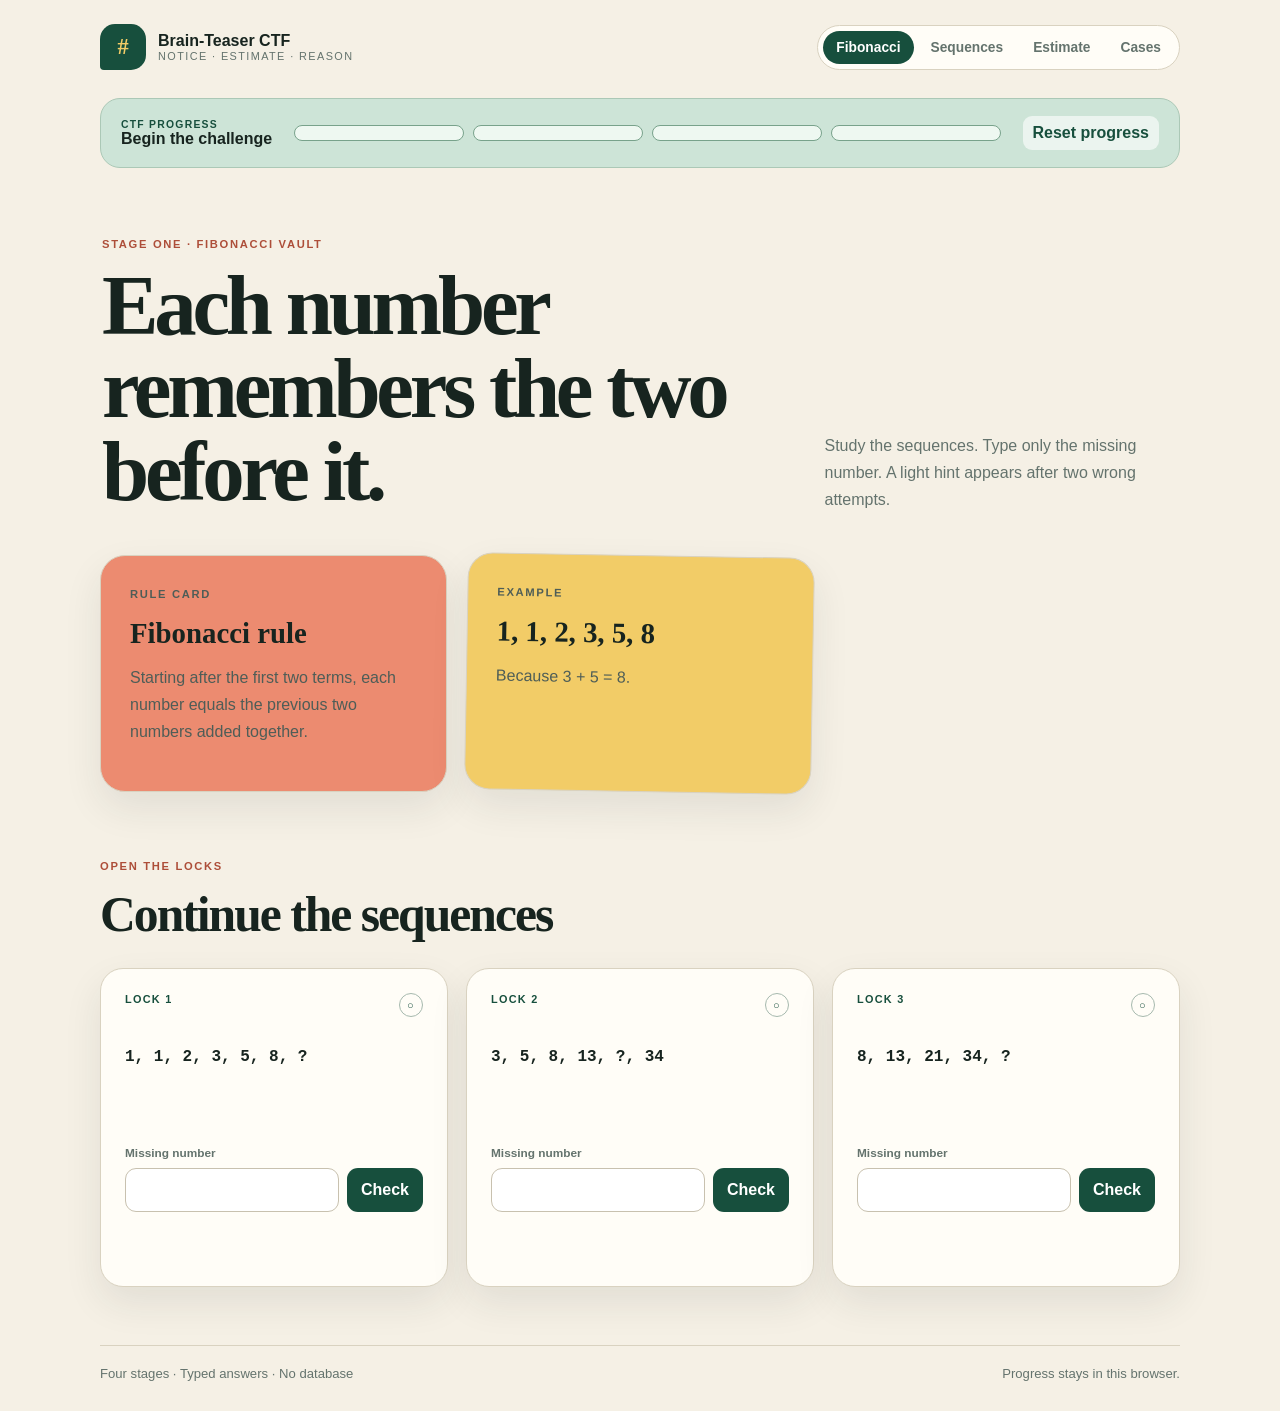
<file: index.html>
<!doctype html><html lang="en"><head><meta charset="utf-8"><meta name="viewport" content="width=device-width,initial-scale=1"><title>Fibonacci Vault | Brain-Teaser CTF</title><link rel="stylesheet" href="styles.css"><script src="script.js" defer></script></head><body data-stage="fibonacci"><div class="site-shell">
<header><a class="brand" href="index.html"><span class="brand-mark">#</span><span><strong>Brain-Teaser CTF</strong><small>Notice · Estimate · Reason</small></span></a><nav><a class="active" href="index.html">Fibonacci</a><a href="hunt-two.html">Sequences</a><a href="logic.html">Estimate</a><a href="case-file.html">Cases</a></nav></header>
<section class="status"><div><small>CTF progress</small><strong class="status-text">Begin</strong></div><div class="stage-dots"></div><button class="reset-button" type="button">Reset progress</button></section><main>
<section class="intro"><div><p class="eyebrow">Stage one · Fibonacci vault</p><h1>Each number remembers the two before it.</h1></div><p>Study the sequences. Type only the missing number. A light hint appears after two wrong attempts.</p></section>
<section class="evidence-grid"><article class="evidence coral"><p class="label">Rule card</p><h2>Fibonacci rule</h2><p>Starting after the first two terms, each number equals the previous two numbers added together.</p></article><article class="evidence yellow"><p class="label">Example</p><h2>1, 1, 2, 3, 5, 8</h2><p>Because 3 + 5 = 8.</p></article></section>
<section class="questions"><div class="section-heading"><div><p class="eyebrow">Open the locks</p><h2>Continue the sequences</h2></div></div><div class="answer-grid">
<form class="answer-card" data-question="fib-next"><p class="question-label">Lock 1 <span>○</span></p><h3>1, 1, 2, 3, 5, 8, ?</h3><label for="a1">Missing number</label><div class="answer-row"><input id="a1" inputmode="numeric"><button>Check</button></div><p class="feedback"></p></form>
<form class="answer-card" data-question="fib-missing"><p class="question-label">Lock 2 <span>○</span></p><h3>3, 5, 8, 13, ?, 34</h3><label for="a2">Missing number</label><div class="answer-row"><input id="a2" inputmode="numeric"><button>Check</button></div><p class="feedback"></p></form>
<form class="answer-card" data-question="fib-later"><p class="question-label">Lock 3 <span>○</span></p><h3>8, 13, 21, 34, ?</h3><label for="a3">Missing number</label><div class="answer-row"><input id="a3" inputmode="numeric"><button>Check</button></div><p class="feedback"></p></form></div></section>
<section class="stage-clear" hidden><strong>Stage cleared.</strong><span>The Fibonacci vault is open.</span><a href="hunt-two.html">Continue →</a></section></main><footer><span>Four stages · Typed answers · No database</span><span>Progress stays in this browser.</span></footer></div></body></html>
</file>
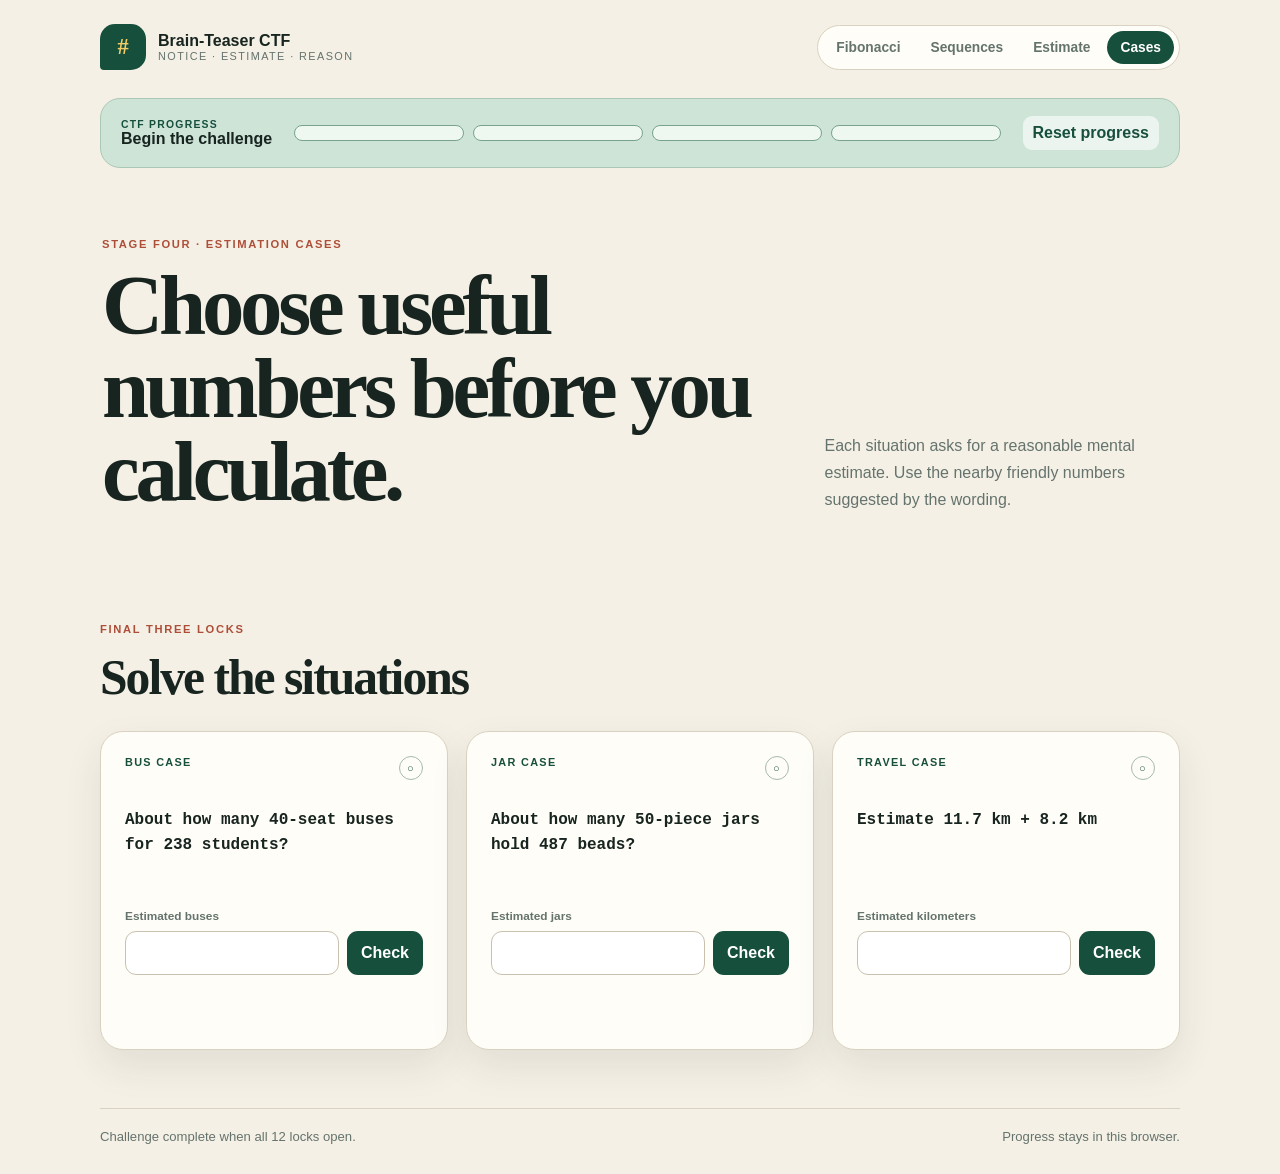
<file: case-file.html>
<!doctype html><html lang="en"><head><meta charset="utf-8"><meta name="viewport" content="width=device-width,initial-scale=1"><title>Estimate Cases | Brain-Teaser CTF</title><link rel="stylesheet" href="styles.css"><script src="script.js" defer></script></head><body data-stage="case-file"><div class="site-shell"><header><a class="brand" href="index.html"><span class="brand-mark">#</span><span><strong>Brain-Teaser CTF</strong><small>Notice · Estimate · Reason</small></span></a><nav><a href="index.html">Fibonacci</a><a href="hunt-two.html">Sequences</a><a href="logic.html">Estimate</a><a class="active" href="case-file.html">Cases</a></nav></header><section class="status"><div><small>CTF progress</small><strong class="status-text">Keep thinking</strong></div><div class="stage-dots"></div><button class="reset-button">Reset progress</button></section><main><section class="intro"><div><p class="eyebrow">Stage four · Estimation cases</p><h1>Choose useful numbers before you calculate.</h1></div><p>Each situation asks for a reasonable mental estimate. Use the nearby friendly numbers suggested by the wording.</p></section><section class="questions"><div class="section-heading"><div><p class="eyebrow">Final three locks</p><h2>Solve the situations</h2></div></div><div class="answer-grid">
<form class="answer-card" data-question="case-bus"><p class="question-label">Bus case <span>○</span></p><h3>About how many 40-seat buses for 238 students?</h3><label for="d1">Estimated buses</label><div class="answer-row"><input id="d1" inputmode="numeric"><button>Check</button></div><p class="feedback"></p></form>
<form class="answer-card" data-question="case-jars"><p class="question-label">Jar case <span>○</span></p><h3>About how many 50-piece jars hold 487 beads?</h3><label for="d2">Estimated jars</label><div class="answer-row"><input id="d2" inputmode="numeric"><button>Check</button></div><p class="feedback"></p></form>
<form class="answer-card" data-question="case-distance"><p class="question-label">Travel case <span>○</span></p><h3>Estimate 11.7 km + 8.2 km</h3><label for="d3">Estimated kilometers</label><div class="answer-row"><input id="d3" inputmode="numeric"><button>Check</button></div><p class="feedback"></p></form></div></section><section class="stage-clear" hidden><strong>All stages cleared.</strong><span>You combined patterns with smart estimation.</span></section><section class="final-flag" hidden><p class="eyebrow">Final flag</p><h2>BRAIN{FIBONACCI_ESTIMATE}</h2></section></main><footer><span>Challenge complete when all 12 locks open.</span><span>Progress stays in this browser.</span></footer></div></body></html>
</file>
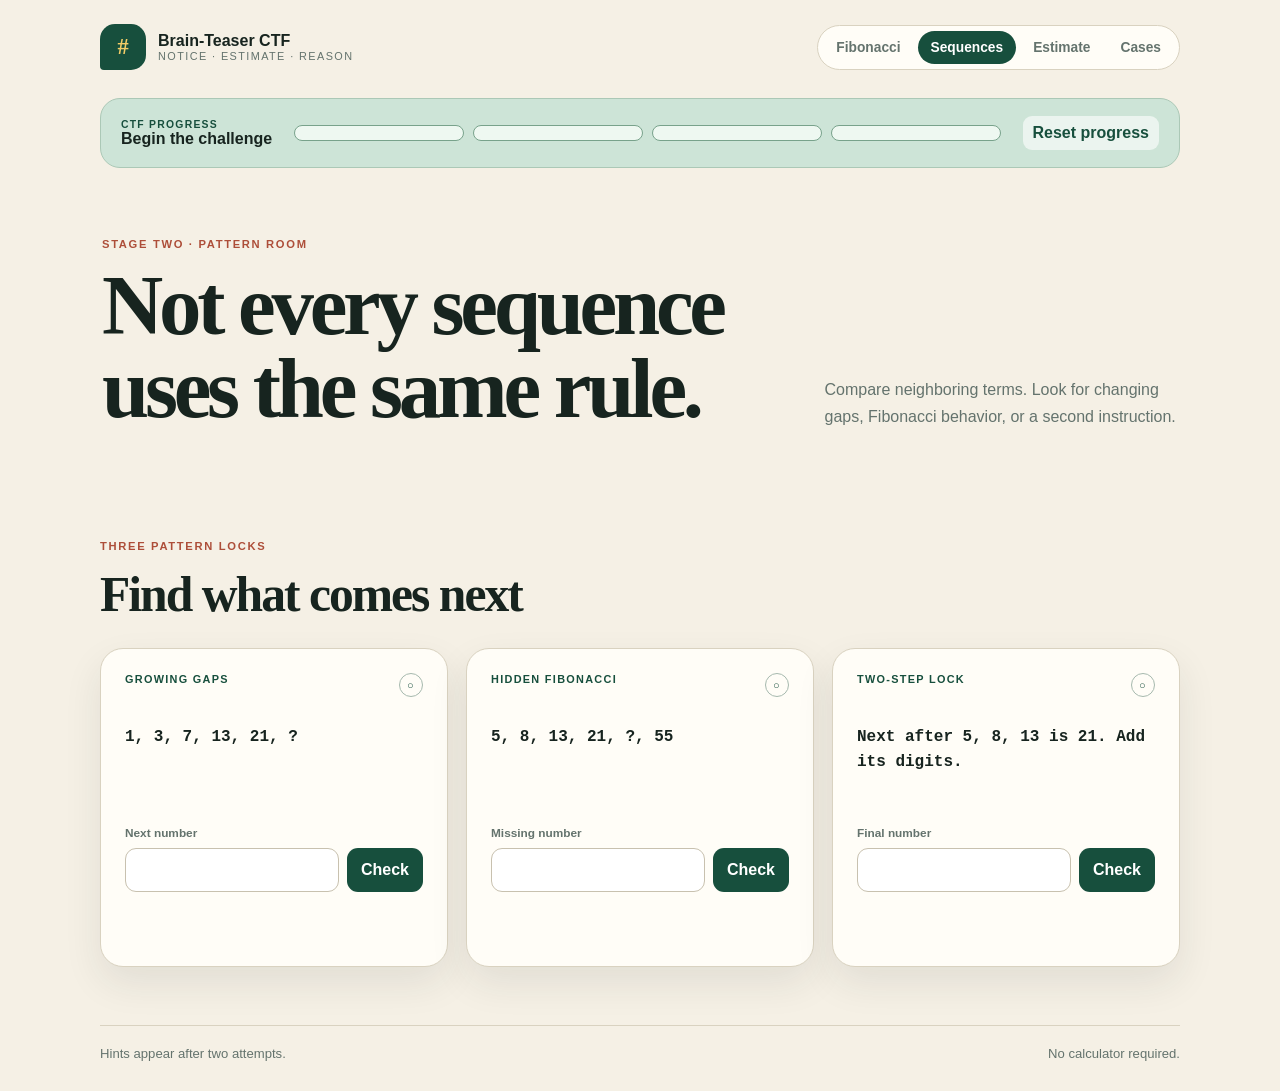
<file: hunt-two.html>
<!doctype html><html lang="en"><head><meta charset="utf-8"><meta name="viewport" content="width=device-width,initial-scale=1"><title>Sequence Room | Brain-Teaser CTF</title><link rel="stylesheet" href="styles.css"><script src="script.js" defer></script></head><body data-stage="sequence"><div class="site-shell"><header><a class="brand" href="index.html"><span class="brand-mark">#</span><span><strong>Brain-Teaser CTF</strong><small>Notice · Estimate · Reason</small></span></a><nav><a href="index.html">Fibonacci</a><a class="active" href="hunt-two.html">Sequences</a><a href="logic.html">Estimate</a><a href="case-file.html">Cases</a></nav></header><section class="status"><div><small>CTF progress</small><strong class="status-text">Keep thinking</strong></div><div class="stage-dots"></div><button class="reset-button">Reset progress</button></section><main><section class="intro"><div><p class="eyebrow">Stage two · Pattern room</p><h1>Not every sequence uses the same rule.</h1></div><p>Compare neighboring terms. Look for changing gaps, Fibonacci behavior, or a second instruction.</p></section><section class="questions"><div class="section-heading"><div><p class="eyebrow">Three pattern locks</p><h2>Find what comes next</h2></div></div><div class="answer-grid">
<form class="answer-card" data-question="seq-next"><p class="question-label">Growing gaps <span>○</span></p><h3>1, 3, 7, 13, 21, ?</h3><label for="b1">Next number</label><div class="answer-row"><input id="b1" inputmode="numeric"><button>Check</button></div><p class="feedback"></p></form>
<form class="answer-card" data-question="seq-fib"><p class="question-label">Hidden Fibonacci <span>○</span></p><h3>5, 8, 13, 21, ?, 55</h3><label for="b2">Missing number</label><div class="answer-row"><input id="b2" inputmode="numeric"><button>Check</button></div><p class="feedback"></p></form>
<form class="answer-card" data-question="seq-sum"><p class="question-label">Two-step lock <span>○</span></p><h3>Next after 5, 8, 13 is 21. Add its digits.</h3><label for="b3">Final number</label><div class="answer-row"><input id="b3" inputmode="numeric"><button>Check</button></div><p class="feedback"></p></form></div></section><section class="stage-clear" hidden><strong>Stage cleared.</strong><span>You spotted the changing rules.</span><a href="logic.html">Continue →</a></section></main><footer><span>Hints appear after two attempts.</span><span>No calculator required.</span></footer></div></body></html>
</file>
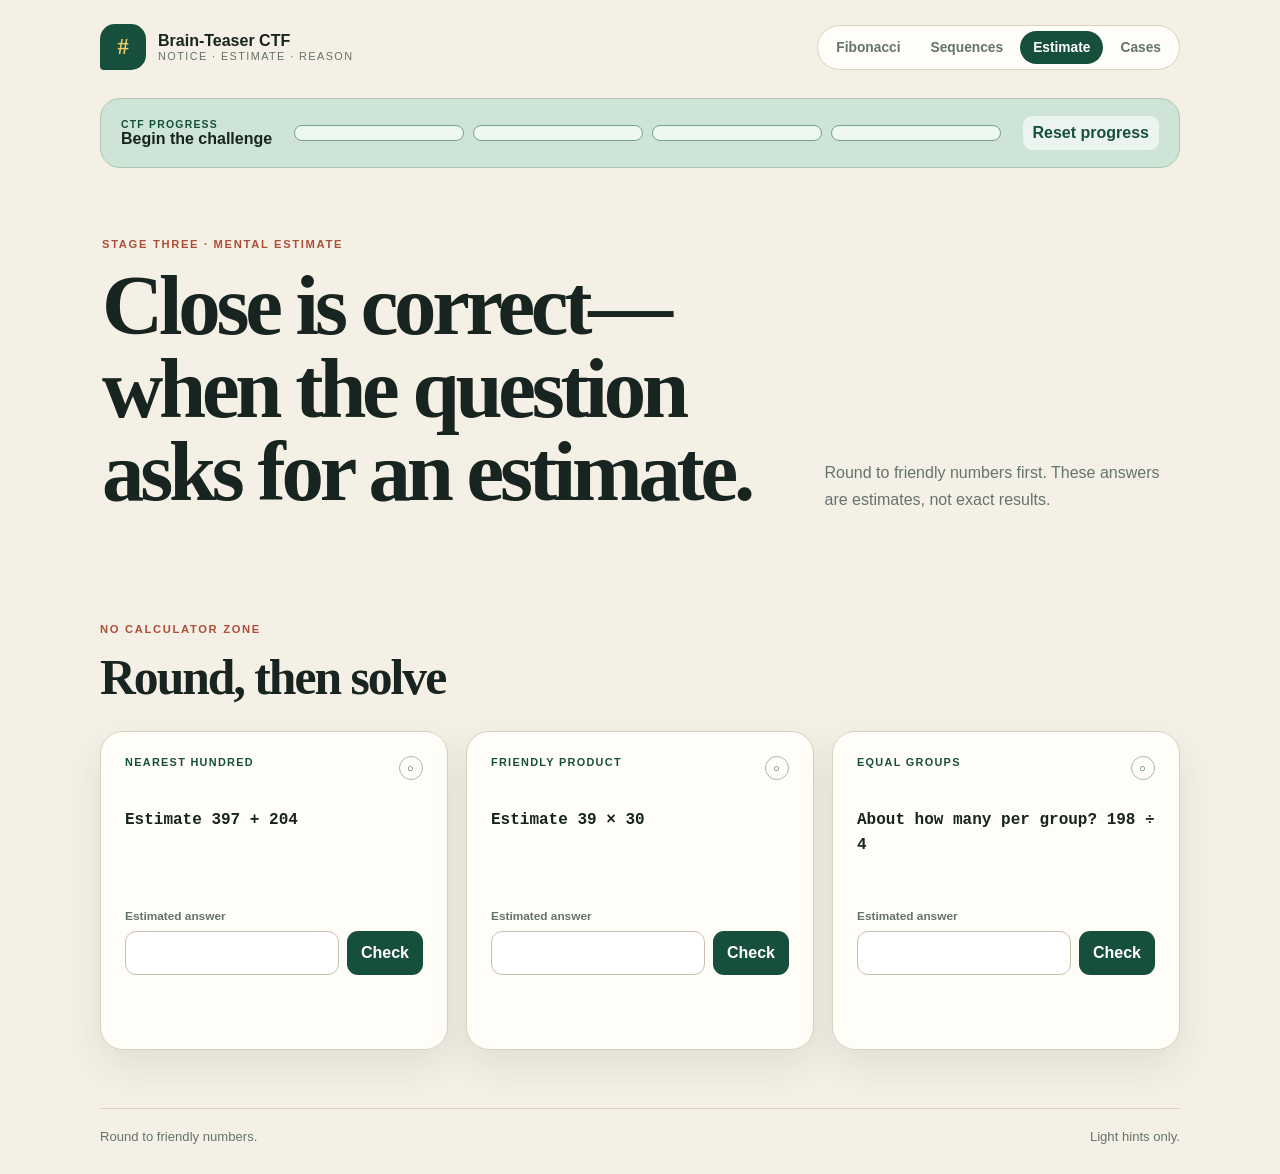
<file: logic.html>
<!doctype html><html lang="en"><head><meta charset="utf-8"><meta name="viewport" content="width=device-width,initial-scale=1"><title>Estimation Lab | Brain-Teaser CTF</title><link rel="stylesheet" href="styles.css"><script src="script.js" defer></script></head><body data-stage="estimate"><div class="site-shell"><header><a class="brand" href="index.html"><span class="brand-mark">#</span><span><strong>Brain-Teaser CTF</strong><small>Notice · Estimate · Reason</small></span></a><nav><a href="index.html">Fibonacci</a><a href="hunt-two.html">Sequences</a><a class="active" href="logic.html">Estimate</a><a href="case-file.html">Cases</a></nav></header><section class="status"><div><small>CTF progress</small><strong class="status-text">Keep thinking</strong></div><div class="stage-dots"></div><button class="reset-button">Reset progress</button></section><main><section class="intro"><div><p class="eyebrow">Stage three · Mental estimate</p><h1>Close is correct—when the question asks for an estimate.</h1></div><p>Round to friendly numbers first. These answers are estimates, not exact results.</p></section><section class="questions"><div class="section-heading"><div><p class="eyebrow">No calculator zone</p><h2>Round, then solve</h2></div></div><div class="answer-grid">
<form class="answer-card" data-question="est-round"><p class="question-label">Nearest hundred <span>○</span></p><h3>Estimate 397 + 204</h3><label for="c1">Estimated answer</label><div class="answer-row"><input id="c1" inputmode="numeric"><button>Check</button></div><p class="feedback"></p></form>
<form class="answer-card" data-question="est-product"><p class="question-label">Friendly product <span>○</span></p><h3>Estimate 39 × 30</h3><label for="c2">Estimated answer</label><div class="answer-row"><input id="c2" inputmode="numeric"><button>Check</button></div><p class="feedback"></p></form>
<form class="answer-card" data-question="est-people"><p class="question-label">Equal groups <span>○</span></p><h3>About how many per group? 198 ÷ 4</h3><label for="c3">Estimated answer</label><div class="answer-row"><input id="c3" inputmode="numeric"><button>Check</button></div><p class="feedback"></p></form></div></section><section class="stage-clear" hidden><strong>Stage cleared.</strong><span>Your mental estimates are ready.</span><a href="case-file.html">Continue →</a></section></main><footer><span>Round to friendly numbers.</span><span>Light hints only.</span></footer></div></body></html>
</file>
<file: styles.css>
:root { --ink:#17241f; --muted:#64736d; --paper:#f5f0e5; --cream:#fffdf7; --green:#174f3d; --mint:#cde4d7; --coral:#ec8b70; --yellow:#f2cc67; --blue:#dbe7ed; --line:#d9d2c0; }
* { box-sizing:border-box; }
body { margin:0; color:var(--ink); background:var(--paper); font-family:Arial,Helvetica,sans-serif; }
a { color:inherit; }
button,input { font:inherit; }
.site-shell { width:min(1080px,calc(100% - 32px)); min-height:100vh; margin:auto; padding:24px 0 30px; }
header,.brand,.status,footer { display:flex; align-items:center; }
header { justify-content:space-between; gap:24px; }
.brand { gap:12px; text-decoration:none; }
.brand strong,.brand small { display:block; }
.brand small { color:var(--muted); font-size:.68rem; letter-spacing:.13em; text-transform:uppercase; }
.brand-mark { display:grid; width:46px; height:46px; place-items:center; border-radius:15px 15px 15px 4px; color:var(--yellow); background:var(--green); font:800 1.4rem Georgia,serif; }
nav { display:flex; gap:4px; padding:5px; border:1px solid var(--line); border-radius:999px; background:var(--cream); }
nav a { padding:9px 13px; border-radius:999px; color:var(--muted); font-size:.86rem; font-weight:bold; text-decoration:none; }
nav a:hover,nav a.active { color:white; background:var(--green); }
.status { gap:22px; margin-top:28px; padding:17px 20px; border:1px solid #abc8b6; border-radius:20px; background:var(--mint); }
.status small,.status strong { display:block; }
.status small { color:var(--green); font-size:.65rem; font-weight:bold; letter-spacing:.12em; text-transform:uppercase; }
.stage-dots { display:grid; flex:1; grid-template-columns:repeat(4,1fr); gap:9px; }
.stage-dots span { display:grid; height:16px; place-items:center; border:1px solid #78a28b; border-radius:99px; color:white; font-size:.7rem; background:#eef8f1; }
.stage-dots span.cleared { background:var(--green); }
.reset-button { border:0; border-radius:9px; padding:8px 10px; color:var(--green); background:rgba(255,255,255,.6); cursor:pointer; font-weight:bold; }
.intro { display:grid; grid-template-columns:1.15fr .6fr; gap:45px; align-items:end; padding:70px 2px 42px; }
.eyebrow,.label { margin:0 0 14px; color:#ad4e39; font-size:.7rem; font-weight:bold; letter-spacing:.15em; text-transform:uppercase; }
.intro h1 { margin:0; font:600 clamp(2.7rem,7vw,5.3rem)/.98 Georgia,serif; letter-spacing:-.05em; }
.intro>p { margin:0; color:var(--muted); line-height:1.7; }
.evidence-grid { display:grid; grid-template-columns:repeat(3,1fr); gap:19px; }
.evidence,.tip-grid article { min-height:230px; padding:29px; border:1px solid var(--line); border-radius:25px; background:var(--cream); box-shadow:0 16px 38px rgba(38,46,40,.09); }
.evidence.coral { background:var(--coral); }
.evidence.yellow { background:var(--yellow); transform:rotate(1deg); }
.evidence.blue { background:var(--blue); }
.evidence.dark { color:white; background:#12392e; }
.evidence.receipt { border-radius:4px; font-family:"Courier New",monospace; }
.evidence h2 { margin:0 0 14px; font:600 1.8rem/1.08 Georgia,serif; }
.evidence p { color:#4e5d57; line-height:1.68; }
.evidence.dark p { color:#d5e7de; }
.evidence strong { padding:1px 3px; border-radius:4px; color:var(--ink); background:rgba(255,255,255,.48); }
.tip-grid { display:grid; grid-template-columns:repeat(3,1fr); gap:18px; }
.tip-grid article { min-height:155px; }
.tip-grid article:nth-child(2) { background:var(--yellow); }
.tip-grid article:nth-child(3) { background:var(--blue); }
.tip-grid strong { font:600 1.4rem Georgia,serif; }
.tip-grid p { color:var(--muted); line-height:1.55; }
.method-strip { display:grid; grid-template-columns:repeat(4,1fr); overflow:hidden; border:1px solid var(--line); border-radius:24px; background:var(--cream); box-shadow:0 16px 38px rgba(38,46,40,.09); }
.method-strip div { min-height:140px; padding:25px; border-right:1px solid var(--line); }
.method-strip div:nth-child(even) { background:rgba(205,228,215,.5); }
.method-strip div:last-child { border-right:0; }
.method-strip strong { display:inline-block; padding:7px 10px; border-radius:9px; color:white; background:var(--green); font-size:.7rem; text-transform:uppercase; }
.method-strip p { color:var(--muted); line-height:1.5; }
.questions { padding-top:68px; }
.section-heading { display:flex; align-items:end; justify-content:space-between; gap:35px; margin-bottom:25px; }
.section-heading h2 { margin:0; font:600 clamp(2rem,4vw,3.1rem) Georgia,serif; letter-spacing:-.04em; }
.section-heading>p { max-width:400px; margin:0; color:var(--muted); line-height:1.6; }
.answer-grid { display:grid; grid-template-columns:repeat(3,1fr); gap:18px; }
.answer-card { min-height:290px; padding:24px; border:1px solid var(--line); border-radius:23px; background:var(--cream); box-shadow:0 16px 38px rgba(38,46,40,.09); }
.answer-card.solved { border-color:#76a88e; background:#edf6ef; }
.question-label { display:flex; justify-content:space-between; margin:0; color:var(--green); font-size:.68rem; font-weight:bold; letter-spacing:.12em; text-transform:uppercase; }
.question-label span { display:grid; width:24px; height:24px; place-items:center; border:1px solid #a6b9ae; border-radius:50%; }
.solved .question-label span { color:white; background:var(--green); }
.answer-card h3 { min-height:78px; margin:28px 0 23px; font:700 1rem/1.55 "Courier New",monospace; }
.answer-card label { display:block; margin-bottom:8px; color:var(--muted); font-size:.74rem; font-weight:bold; }
.answer-row { display:grid; grid-template-columns:1fr auto; gap:8px; }
.answer-row input { min-width:0; width:100%; padding:12px; border:1px solid #c8c1af; border-radius:11px; outline:none; }
.answer-row input:focus { border-color:var(--green); box-shadow:0 0 0 3px rgba(23,79,61,.12); }
.answer-row button { padding:0 14px; border:0; border-radius:11px; color:white; background:var(--green); cursor:pointer; font-weight:bold; }
.answer-row button:disabled,.answer-row input:disabled { opacity:.68; cursor:default; }
.feedback { min-height:38px; margin:12px 0 0; color:#a14836; font-size:.78rem; line-height:1.45; }
.feedback.correct { color:var(--green); font-weight:bold; }
.stage-clear { display:flex; align-items:center; gap:12px; margin-top:25px; padding:23px 26px; border-radius:21px; color:white; background:var(--green); }
.stage-clear a { margin-left:auto; padding:10px 13px; border-radius:10px; color:var(--green); background:white; font-size:.8rem; font-weight:bold; text-decoration:none; }
.stage-clear[hidden],.final-flag[hidden] { display:none; }
.final-flag { margin-top:25px; padding:32px; border:2px dashed var(--green); border-radius:23px; text-align:center; background:var(--yellow); }
.final-flag h2 { margin:0; overflow-wrap:anywhere; font:700 clamp(1.5rem,5vw,2.7rem) "Courier New",monospace; }
footer { justify-content:space-between; gap:20px; margin-top:58px; padding-top:20px; border-top:1px solid var(--line); color:var(--muted); font-size:.82rem; }
@media(max-width:850px){.evidence-grid,.answer-grid,.tip-grid{grid-template-columns:1fr}.evidence.yellow{transform:none}.method-strip{grid-template-columns:1fr 1fr}.answer-card{min-height:0}.answer-card h3{min-height:0}}
@media(max-width:700px){.site-shell{width:min(100% - 22px,640px)}header{align-items:flex-start;flex-direction:column}nav{width:100%;overflow-x:auto}nav a{flex:1 0 auto;text-align:center}.status{align-items:stretch;flex-direction:column}.intro{grid-template-columns:1fr;gap:20px;padding-top:50px}.section-heading{align-items:flex-start;flex-direction:column;gap:10px}.method-strip{grid-template-columns:1fr}.method-strip div{border-right:0;border-bottom:1px solid var(--line)}.stage-clear{align-items:flex-start;flex-direction:column}.stage-clear a{width:100%;margin-left:0;text-align:center}footer{align-items:flex-start;flex-direction:column;gap:5px}}
</file>
